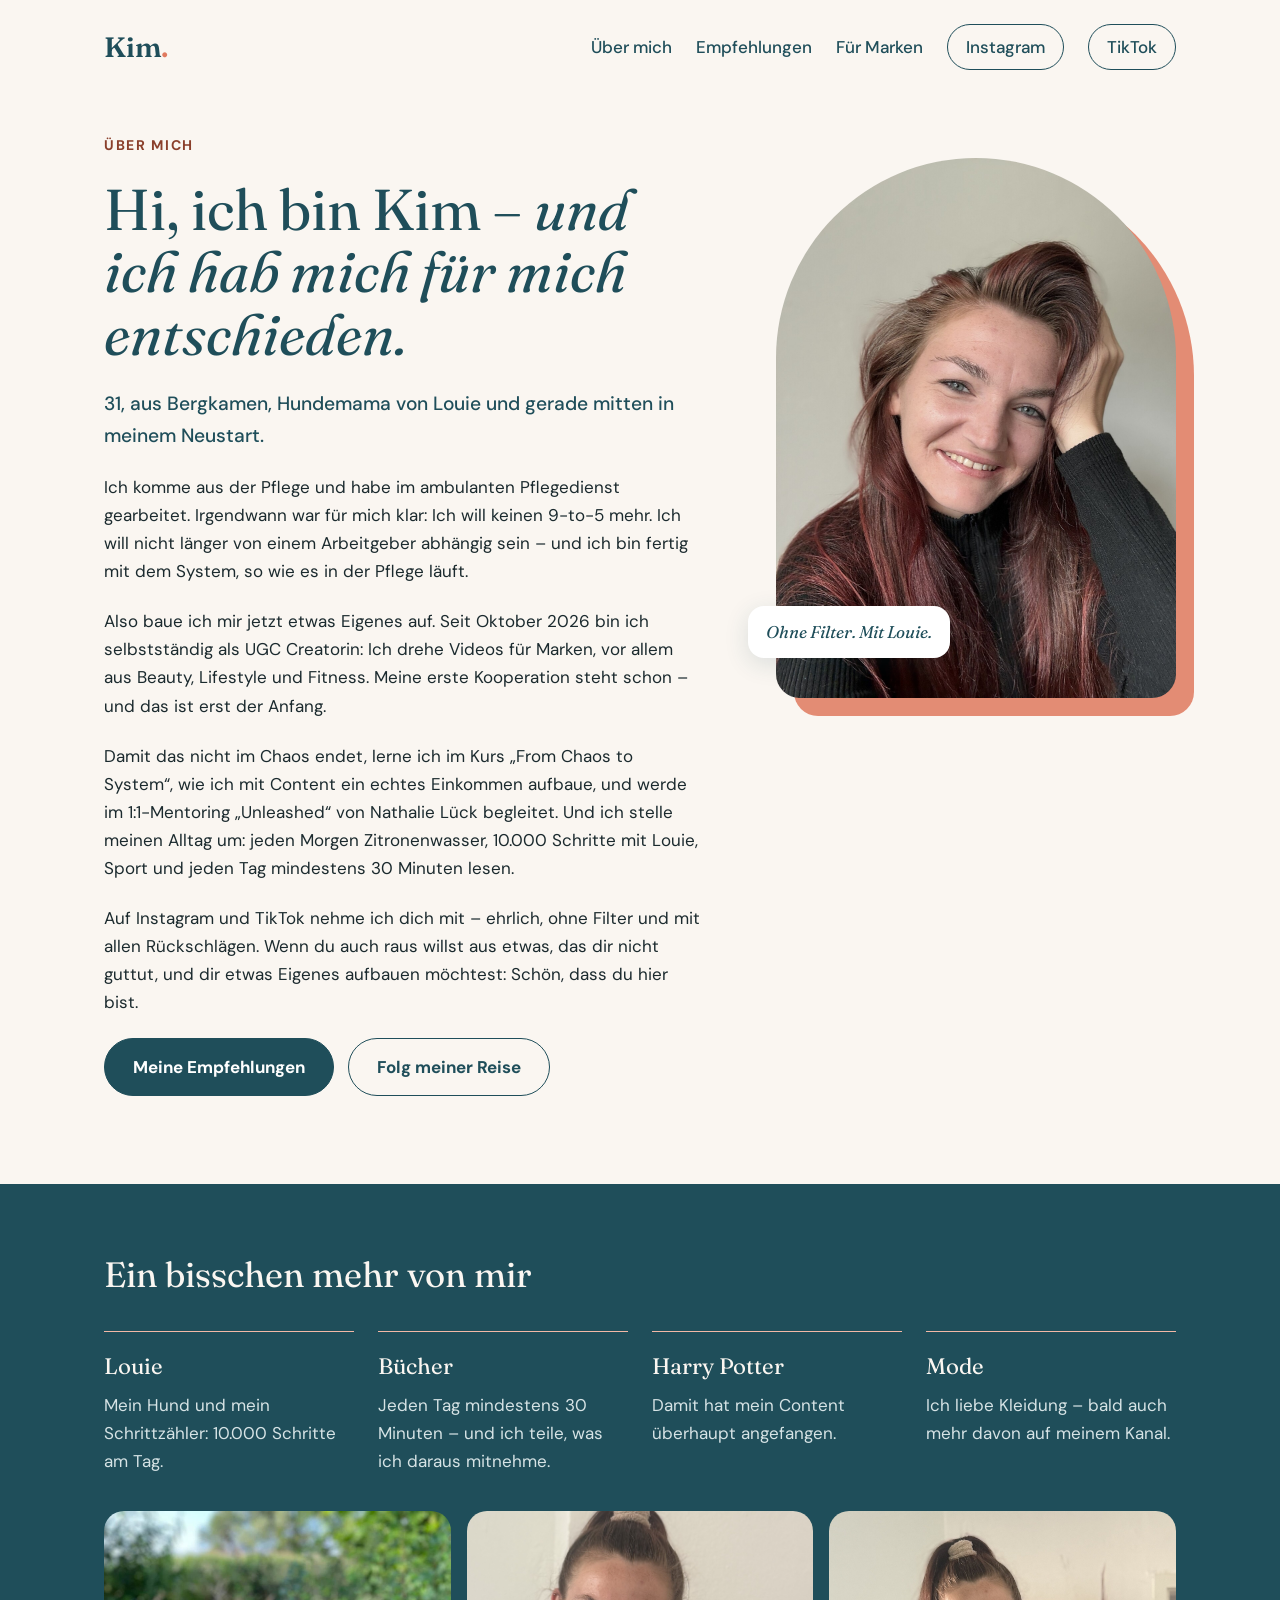
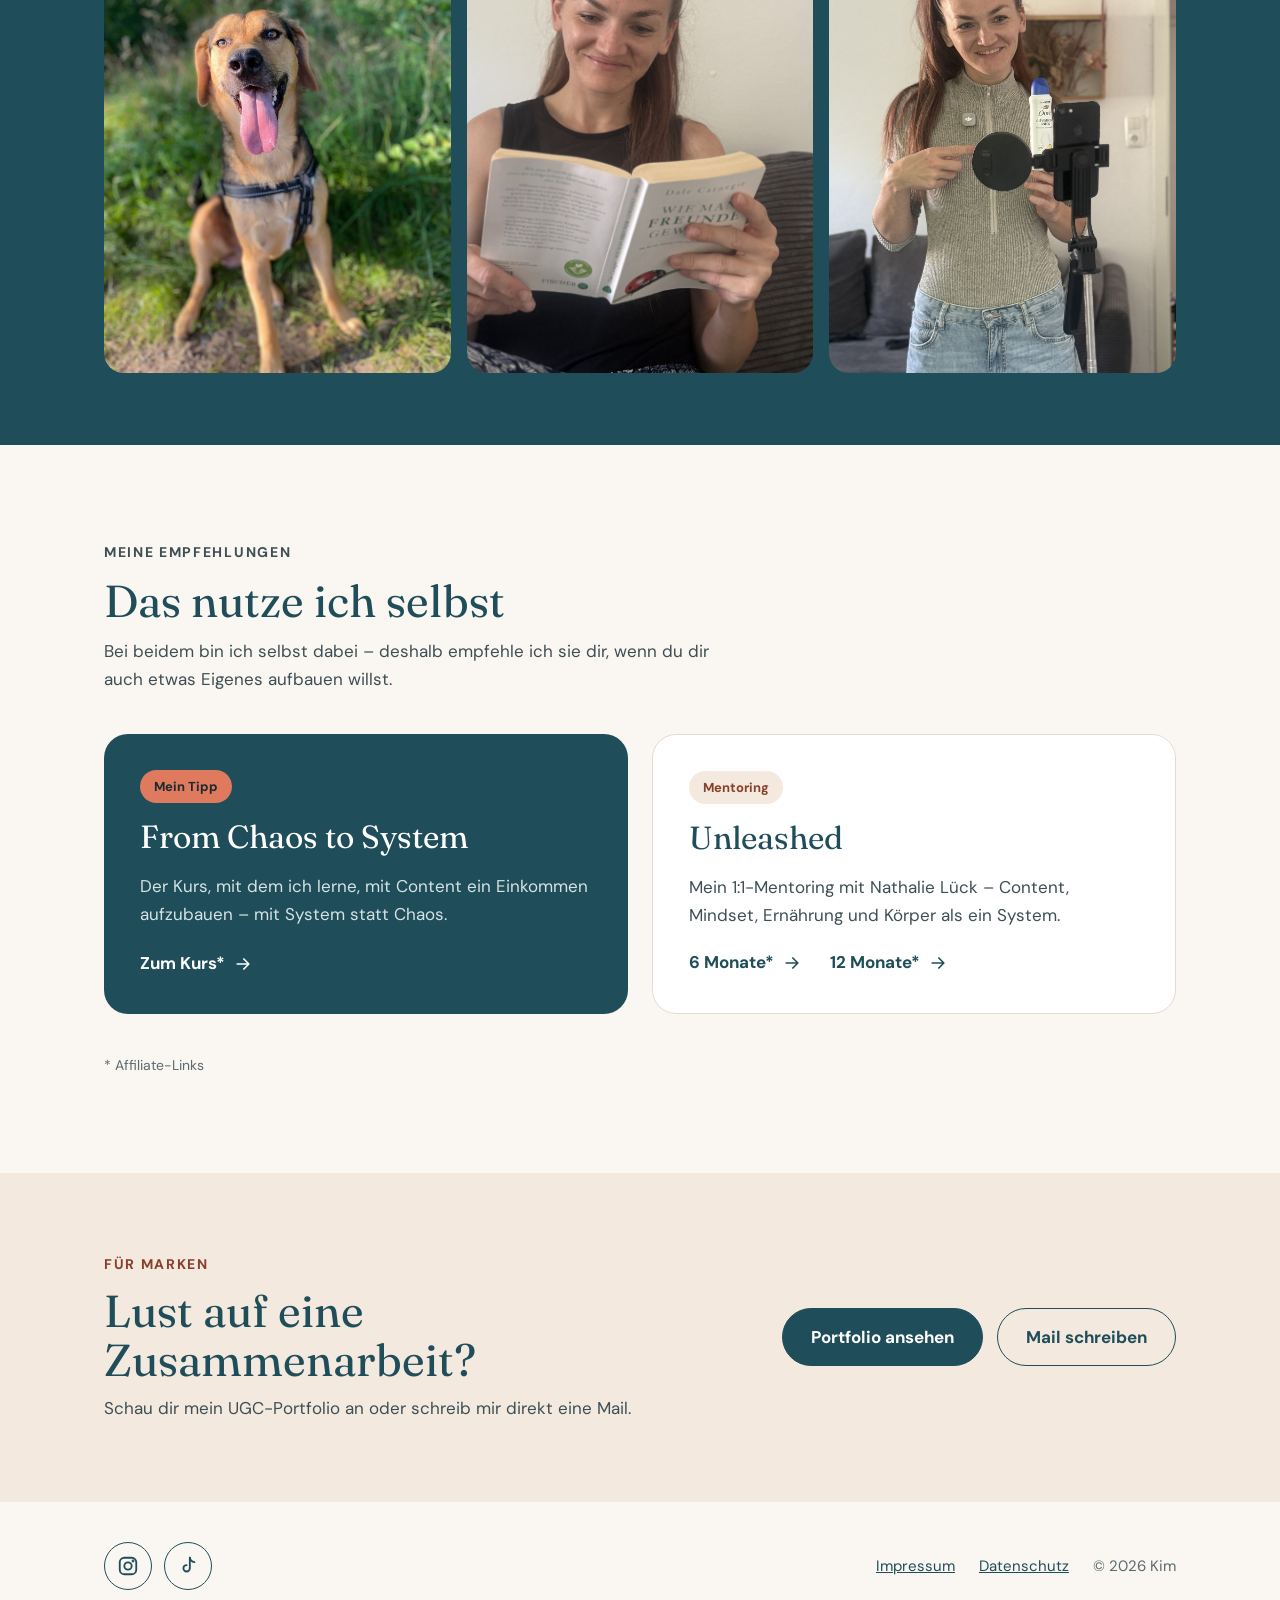
<file: index.html>
<!doctype html>
<html lang="de">
<head>
  <meta charset="utf-8">
  <meta name="viewport" content="width=device-width, initial-scale=1">
  <title>Kim – UGC Creatorin aus Bergkamen</title>
  <meta name="description" content="Hi, ich bin Kim – UGC Creatorin aus Bergkamen. Von der Pflege in die Selbstständigkeit, ohne Filter.">
  <link rel="icon" href="favicon.svg" type="image/svg+xml">
  <link rel="stylesheet" href="style.css">
</head>
<body>

  <header class="wrap kopf">
    <a class="logo" href="#start">Kim<span>.</span></a>
    <nav class="menu" aria-label="Hauptmenü">
      <a href="#start">Über mich</a>
      <a href="#empfehlungen">Empfehlungen</a>
      <a href="#marken">Für Marken</a>
      <a class="pill" href="https://instagram.com/kimvibesnow" target="_blank" rel="noopener">Instagram</a>
      <a class="pill" href="https://tiktok.com/@kimvibesnow" target="_blank" rel="noopener">TikTok</a>
    </nav>
  </header>

  <main>
    <!-- ===== ÜBER MICH ===== -->
    <section id="start" class="wrap hero">
      <div class="hero-text">
        <p class="label">Über mich</p>
        <h1>Hi, ich bin Kim – <em>und ich hab mich für mich entschieden.</em></h1>
        <p class="intro">31, aus Bergkamen, Hundemama von Louie und gerade mitten in meinem Neustart.</p>
        <p>Ich komme aus der Pflege und habe im ambulanten Pflegedienst gearbeitet. Irgendwann war für mich klar: Ich will keinen 9-to-5 mehr. Ich will nicht länger von einem Arbeitgeber abhängig sein – und ich bin fertig mit dem System, so wie es in der Pflege läuft.</p>
        <p>Also baue ich mir jetzt etwas Eigenes auf. Seit Oktober 2026 bin ich selbstständig als UGC Creatorin: Ich drehe Videos für Marken, vor allem aus Beauty, Lifestyle und Fitness. Meine erste Kooperation steht schon – und das ist erst der Anfang.</p>
        <p>Damit das nicht im Chaos endet, lerne ich im Kurs „From Chaos to System“, wie ich mit Content ein echtes Einkommen aufbaue, und werde im 1:1-Mentoring „Unleashed“ von Nathalie Lück begleitet. Und ich stelle meinen Alltag um: jeden Morgen Zitronenwasser, 10.000 Schritte mit Louie, Sport und jeden Tag mindestens 30 Minuten lesen.</p>
        <p>Auf Instagram und TikTok nehme ich dich mit – ehrlich, ohne Filter und mit allen Rückschlägen. Wenn du auch raus willst aus etwas, das dir nicht guttut, und dir etwas Eigenes aufbauen möchtest: Schön, dass du hier bist.</p>
        <div class="btns">
          <a class="btn btn-voll" href="#empfehlungen">Meine Empfehlungen</a>
          <a class="btn btn-rand" href="https://instagram.com/kimvibesnow" target="_blank" rel="noopener">Folg meiner Reise</a>
        </div>
      </div>
      <div class="hero-bild">
        <img src="images/kim.jpg" alt="Kim lächelt in die Kamera" width="1200" height="1620">
        <div class="badge">Ohne Filter. Mit Louie.</div>
      </div>
    </section>

    <!-- ===== MEHR VON MIR ===== -->
    <section class="mehr">
      <div class="wrap">
        <h2>Ein bisschen mehr von mir</h2>
        <div class="fakten">
          <div class="fakt"><h3>Louie</h3><p>Mein Hund und mein Schrittzähler: 10.000 Schritte am Tag.</p></div>
          <div class="fakt"><h3>Bücher</h3><p>Jeden Tag mindestens 30 Minuten – und ich teile, was ich daraus mitnehme.</p></div>
          <div class="fakt"><h3>Harry Potter</h3><p>Damit hat mein Content überhaupt angefangen.</p></div>
          <div class="fakt"><h3>Mode</h3><p>Ich liebe Kleidung – bald auch mehr davon auf meinem Kanal.</p></div>
        </div>
        <div class="fotos">
          <img src="images/louie.jpg" alt="Kim mit ihrem Hund Louie" width="900" height="1200" loading="lazy">
          <img src="images/alltag.jpg" alt="Kim im Alltag" width="900" height="1200" loading="lazy">
          <img src="images/drehen.jpg" alt="Kim beim Drehen eines Videos" width="900" height="1200" loading="lazy">
        </div>
      </div>
    </section>

    <!-- ===== EMPFEHLUNGEN ===== -->
    <section id="empfehlungen" class="wrap empf">
      <div class="empf-kopf">
        <p class="label">Meine Empfehlungen</p>
        <h2>Das nutze ich selbst</h2>
        <p>Bei beidem bin ich selbst dabei – deshalb empfehle ich sie dir, wenn du dir auch etwas Eigenes aufbauen willst.</p>
      </div>
      <div class="karten">
        <a class="karte karte-dunkel" href="https://myablefy.com/s/nathalielueckllc/fcts-from-chaos-to-system-934c89f6/payment" target="_blank" rel="noopener sponsored">
          <span class="tag">Mein Tipp</span>
          <h3>From Chaos to System</h3>
          <p>Der Kurs, mit dem ich lerne, mit Content ein Einkommen aufzubauen – mit System statt Chaos.</p>
          <span class="weiter">Zum Kurs* <svg width="20" height="20" viewBox="0 0 24 24" fill="none" stroke="currentColor" stroke-width="2" stroke-linecap="round" stroke-linejoin="round" aria-hidden="true"><path d="M5 12h14M13 6l6 6-6 6"/></svg></span>
        </a>
        <div class="karte karte-hell">
          <span class="tag">Mentoring</span>
          <h3>Unleashed</h3>
          <p>Mein 1:1-Mentoring mit Nathalie Lück – Content, Mindset, Ernährung und Körper als ein System.</p>
          <div class="weiter-links">
            <a class="weiter" href="https://myablefy.com/s/nathalielueckllc/unleashed-hoer-auf-dich-selbst-zurueckzuhalten-6-monate-3d419665?pid=165023&amp;prid=18279" target="_blank" rel="noopener sponsored">6 Monate* <svg width="20" height="20" viewBox="0 0 24 24" fill="none" stroke="currentColor" stroke-width="2" stroke-linecap="round" stroke-linejoin="round" aria-hidden="true"><path d="M5 12h14M13 6l6 6-6 6"/></svg></a>
            <a class="weiter" href="https://myablefy.com/s/nathalielueckllc/unleashed-hoer-auf-dich-selbst-zurueckzuhalten-12-monate-8a8e0d36/payment" target="_blank" rel="noopener sponsored">12 Monate* <svg width="20" height="20" viewBox="0 0 24 24" fill="none" stroke="currentColor" stroke-width="2" stroke-linecap="round" stroke-linejoin="round" aria-hidden="true"><path d="M5 12h14M13 6l6 6-6 6"/></svg></a>
          </div>
        </div>
      </div>
      <p class="hinweis">* Affiliate-Links</p>
    </section>

    <!-- ===== FÜR MARKEN ===== -->
    <section id="marken" class="marken">
      <div class="wrap">
        <div class="marken-text">
          <p class="label">Für Marken</p>
          <h2>Lust auf eine Zusammenarbeit?</h2>
          <p>Schau dir mein UGC-Portfolio an oder schreib mir direkt eine Mail.</p>
        </div>
        <div class="btns">
          <a class="btn btn-voll" href="https://kim-authentic-creations.lovable.app/" target="_blank" rel="noopener">Portfolio ansehen</a>
          <a class="btn btn-rand" href="mailto:info@kimopitz.net">Mail schreiben</a>
        </div>
      </div>
    </section>
  </main>

  <footer class="fuss">
    <div class="wrap">
      <div class="social">
        <a href="https://instagram.com/kimvibesnow" target="_blank" rel="noopener" aria-label="Instagram"><svg width="22" height="22" viewBox="0 0 24 24" fill="none" stroke="currentColor" stroke-width="2" stroke-linecap="round" stroke-linejoin="round" aria-hidden="true"><rect x="3" y="3" width="18" height="18" rx="5"/><circle cx="12" cy="12" r="4"/><circle cx="17.5" cy="6.5" r="0.6"/></svg></a>
        <a href="https://tiktok.com/@kimvibesnow" target="_blank" rel="noopener" aria-label="TikTok"><svg width="22" height="22" viewBox="0 0 24 24" fill="none" stroke="currentColor" stroke-width="2" stroke-linecap="round" stroke-linejoin="round" aria-hidden="true"><path d="M14 3v11.5a3.5 3.5 0 1 1-3.5-3.5"/><path d="M14 3c.5 2.8 2.4 4.5 5 4.7"/></svg></a>
      </div>
      <div class="fuss-links">
        <a href="impressum.html">Impressum</a>
        <a href="datenschutz.html">Datenschutz</a>
        <span>© 2026 Kim</span>
      </div>
    </div>
  </footer>

</body>
</html>
</file>
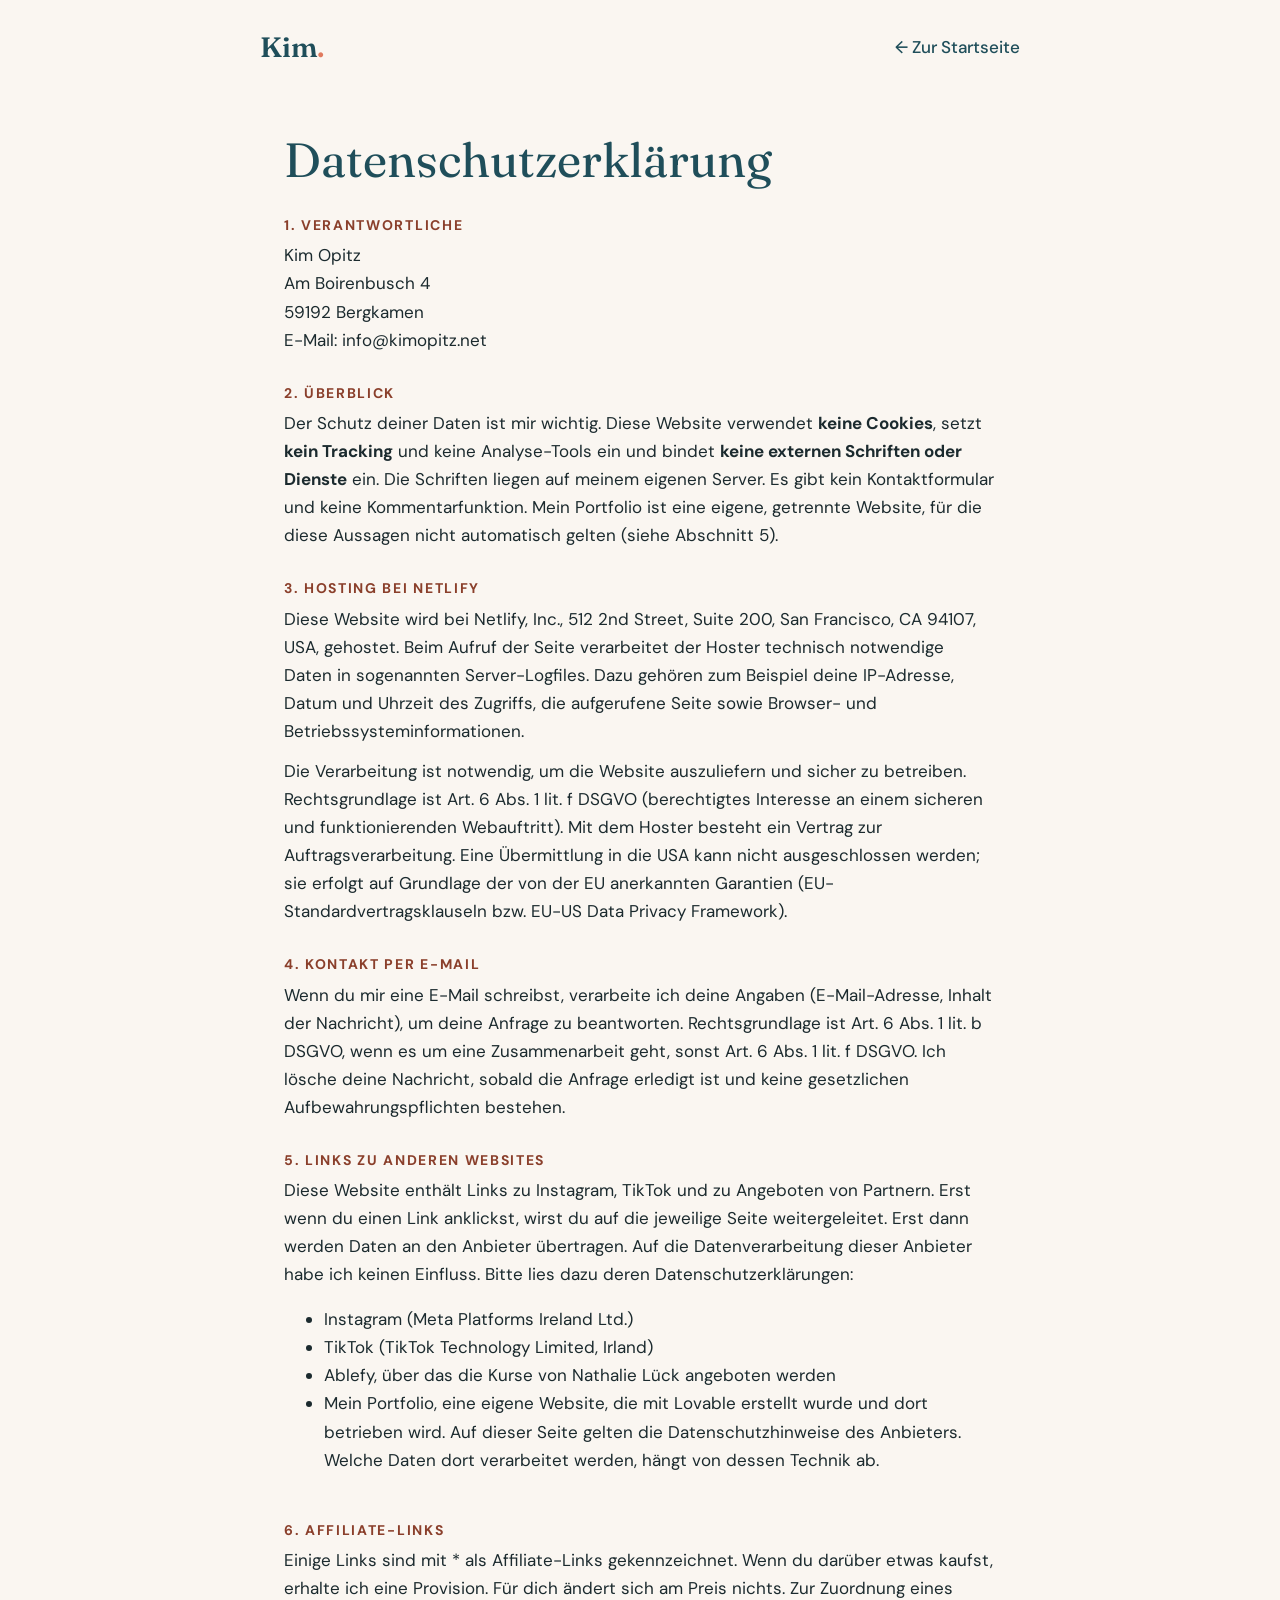
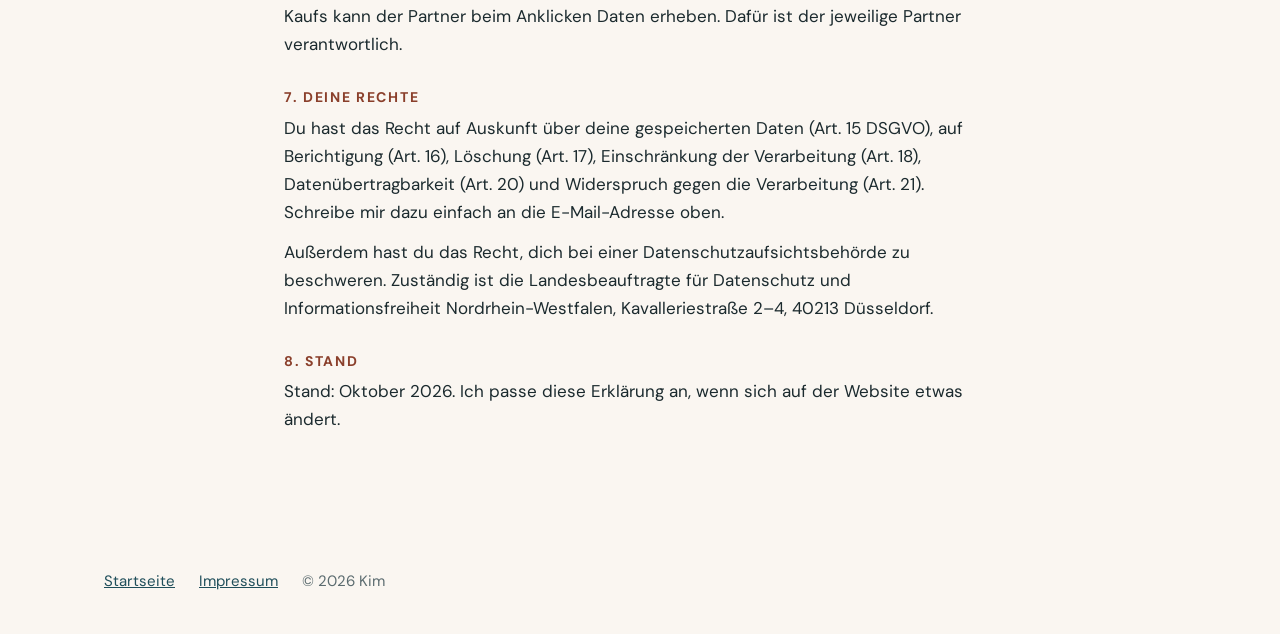
<file: datenschutz.html>
<!doctype html>
<html lang="de">
<head>
  <meta charset="utf-8">
  <meta name="viewport" content="width=device-width, initial-scale=1">
  <title>Datenschutz – Kim</title>
  <meta name="robots" content="noindex">
  <link rel="icon" href="favicon.svg" type="image/svg+xml">
  <link rel="stylesheet" href="style.css">
</head>
<body>
  <header class="wrap kopf" style="max-width: 808px">
    <a class="logo" href="index.html">Kim<span>.</span></a>
    <a href="index.html" style="font-weight: 500; text-decoration: none">← Zur Startseite</a>
  </header>

  <main class="text-seite">
    <h1>Datenschutz&shy;erklärung</h1>

    <section>
      <h2>1. Verantwortliche</h2>
      <p>Kim Opitz<br>Am Boirenbusch 4<br>59192 Bergkamen<br>E-Mail: info@kimopitz.net</p>
    </section>

    <section>
      <h2>2. Überblick</h2>
      <p>Der Schutz deiner Daten ist mir wichtig. Diese Website verwendet <strong>keine Cookies</strong>, setzt <strong>kein Tracking</strong> und keine Analyse-Tools ein und bindet <strong>keine externen Schriften oder Dienste</strong> ein. Die Schriften liegen auf meinem eigenen Server. Es gibt kein Kontaktformular und keine Kommentarfunktion. Mein Portfolio ist eine eigene, getrennte Website, für die diese Aussagen nicht automatisch gelten (siehe Abschnitt 5).</p>
    </section>

    <section>
      <h2>3. Hosting bei Netlify</h2>
      <p>Diese Website wird bei Netlify, Inc., 512 2nd Street, Suite 200, San Francisco, CA 94107, USA, gehostet. Beim Aufruf der Seite verarbeitet der Hoster technisch notwendige Daten in sogenannten Server-Logfiles. Dazu gehören zum Beispiel deine IP-Adresse, Datum und Uhrzeit des Zugriffs, die aufgerufene Seite sowie Browser- und Betriebssysteminformationen.</p>
      <p>Die Verarbeitung ist notwendig, um die Website auszuliefern und sicher zu betreiben. Rechtsgrundlage ist Art. 6 Abs. 1 lit. f DSGVO (berechtigtes Interesse an einem sicheren und funktionierenden Webauftritt). Mit dem Hoster besteht ein Vertrag zur Auftragsverarbeitung. Eine Übermittlung in die USA kann nicht ausgeschlossen werden; sie erfolgt auf Grundlage der von der EU anerkannten Garantien (EU-Standardvertragsklauseln bzw. EU-US Data Privacy Framework).</p>
    </section>

    <section>
      <h2>4. Kontakt per E-Mail</h2>
      <p>Wenn du mir eine E-Mail schreibst, verarbeite ich deine Angaben (E-Mail-Adresse, Inhalt der Nachricht), um deine Anfrage zu beantworten. Rechtsgrundlage ist Art. 6 Abs. 1 lit. b DSGVO, wenn es um eine Zusammenarbeit geht, sonst Art. 6 Abs. 1 lit. f DSGVO. Ich lösche deine Nachricht, sobald die Anfrage erledigt ist und keine gesetzlichen Aufbewahrungspflichten bestehen.</p>
    </section>

    <section>
      <h2>5. Links zu anderen Websites</h2>
      <p>Diese Website enthält Links zu Instagram, TikTok und zu Angeboten von Partnern. Erst wenn du einen Link anklickst, wirst du auf die jeweilige Seite weitergeleitet. Erst dann werden Daten an den Anbieter übertragen. Auf die Datenverarbeitung dieser Anbieter habe ich keinen Einfluss. Bitte lies dazu deren Datenschutzerklärungen:</p>
      <ul>
        <li>Instagram (Meta Platforms Ireland Ltd.)</li>
        <li>TikTok (TikTok Technology Limited, Irland)</li>
        <li>Ablefy, über das die Kurse von Nathalie Lück angeboten werden</li>
        <li>Mein Portfolio, eine eigene Website, die mit Lovable erstellt wurde und dort betrieben wird. Auf dieser Seite gelten die Datenschutzhinweise des Anbieters. Welche Daten dort verarbeitet werden, hängt von dessen Technik ab.</li>
      </ul>
    </section>

    <section>
      <h2>6. Affiliate-Links</h2>
      <p>Einige Links sind mit * als Affiliate-Links gekennzeichnet. Wenn du darüber etwas kaufst, erhalte ich eine Provision. Für dich ändert sich am Preis nichts. Zur Zuordnung eines Kaufs kann der Partner beim Anklicken Daten erheben. Dafür ist der jeweilige Partner verantwortlich.</p>
    </section>

    <section>
      <h2>7. Deine Rechte</h2>
      <p>Du hast das Recht auf Auskunft über deine gespeicherten Daten (Art. 15 DSGVO), auf Berichtigung (Art. 16), Löschung (Art. 17), Einschränkung der Verarbeitung (Art. 18), Datenübertragbarkeit (Art. 20) und Widerspruch gegen die Verarbeitung (Art. 21). Schreibe mir dazu einfach an die E-Mail-Adresse oben.</p>
      <p>Außerdem hast du das Recht, dich bei einer Datenschutzaufsichtsbehörde zu beschweren. Zuständig ist die Landesbeauftragte für Datenschutz und Informationsfreiheit Nordrhein-Westfalen, Kavalleriestraße 2–4, 40213 Düsseldorf.</p>
    </section>

    <section>
      <h2>8. Stand</h2>
      <p>Stand: Oktober 2026. Ich passe diese Erklärung an, wenn sich auf der Website etwas ändert.</p>
    </section>
  </main>

  <footer class="fuss">
    <div class="wrap">
      <div class="fuss-links">
        <a href="index.html">Startseite</a>
        <a href="impressum.html">Impressum</a>
        <span>© 2026 Kim</span>
      </div>
    </div>
  </footer>
</body>
</html>
</file>
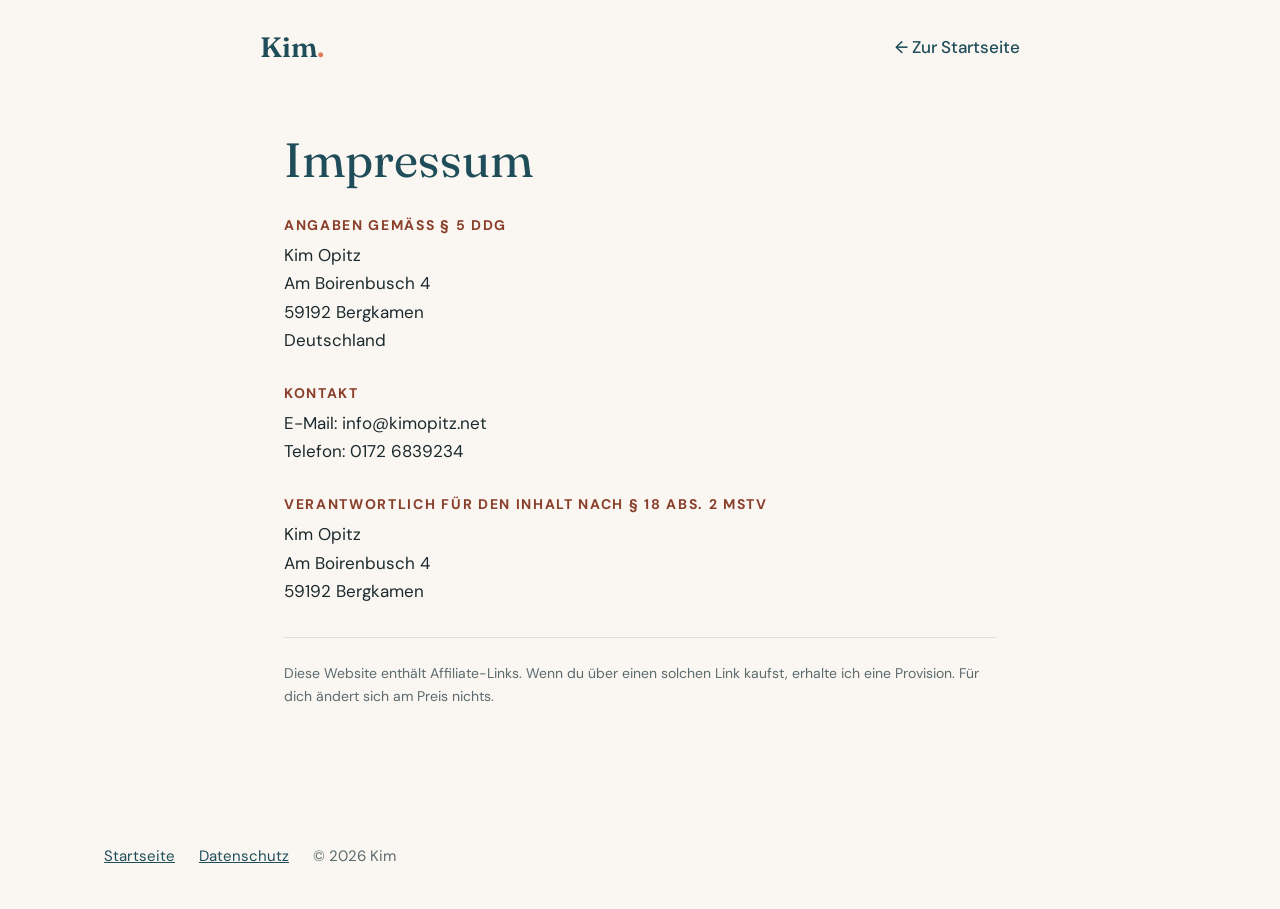
<file: impressum.html>
<!doctype html>
<html lang="de">
<head>
  <meta charset="utf-8">
  <meta name="viewport" content="width=device-width, initial-scale=1">
  <title>Impressum – Kim</title>
  <meta name="robots" content="noindex">
  <link rel="icon" href="favicon.svg" type="image/svg+xml">
  <link rel="stylesheet" href="style.css">
</head>
<body>
  <header class="wrap kopf" style="max-width: 808px">
    <a class="logo" href="index.html">Kim<span>.</span></a>
    <a href="index.html" style="font-weight: 500; text-decoration: none">← Zur Startseite</a>
  </header>

  <main class="text-seite">
    <h1>Impressum</h1>

    <section>
      <h2>Angaben gemäß § 5 DDG</h2>
      <p>Kim Opitz<br>Am Boirenbusch 4<br>59192 Bergkamen<br>Deutschland</p>
    </section>

    <section>
      <h2>Kontakt</h2>
      <p>E-Mail: info@kimopitz.net<br>Telefon: 0172 6839234</p>
    </section>

    <section>
      <h2>Verantwortlich für den Inhalt nach § 18 Abs. 2 MStV</h2>
      <p>Kim Opitz<br>Am Boirenbusch 4<br>59192 Bergkamen</p>
    </section>

    <p class="hinweis" style="padding-top: 24px; border-top: 1px solid var(--rand)">Diese Website enthält Affiliate-Links. Wenn du über einen solchen Link kaufst, erhalte ich eine Provision. Für dich ändert sich am Preis nichts.</p>
  </main>

  <footer class="fuss">
    <div class="wrap">
      <div class="fuss-links">
        <a href="index.html">Startseite</a>
        <a href="datenschutz.html">Datenschutz</a>
        <span>© 2026 Kim</span>
      </div>
    </div>
  </footer>
</body>
</html>
</file>
<file: style.css>
/* ===== Schriften (liegen im Ordner "fonts" – keine Verbindung zu Google) ===== */
@font-face {
  font-family: "Fraunces";
  src: url("fonts/fraunces.ttf") format("truetype");
  font-weight: 100 900;
  font-style: normal;
  font-display: swap;
}
@font-face {
  font-family: "Fraunces";
  src: url("fonts/fraunces-italic.ttf") format("truetype");
  font-weight: 100 900;
  font-style: italic;
  font-display: swap;
}
@font-face {
  font-family: "DM Sans";
  src: url("fonts/dmsans.ttf") format("truetype");
  font-weight: 100 1000;
  font-style: normal;
  font-display: swap;
}

/* ===== Deine Markenfarben ===== */
:root {
  --petrol: #1F4E5A;
  --petrol-dunkel: #163A43;
  --petrol-hell: #2C6270;
  --terrakotta: #E07A5F;
  --terrakotta-text: #8A3F2B;
  --rosa: #F2B8A6;
  --creme: #FAF6F1;
  --sand: #F3E9DF;
  --rand: #E4DCD2;
  --text: #1B2A2E;
  --text-weich: #3D4F54;
  --grau: #5B6B6F;
  --serif: "Fraunces", Georgia, "Times New Roman", serif;
  --sans: "DM Sans", system-ui, -apple-system, "Segoe UI", sans-serif;
}

* { box-sizing: border-box; }
html { scroll-behavior: smooth; }
body {
  margin: 0;
  background: var(--creme);
  color: var(--text);
  font-family: var(--sans);
  font-size: 17px;
  line-height: 1.65;
  -webkit-font-smoothing: antialiased;
}
img { max-width: 100%; display: block; }
a { color: var(--petrol); }
a:hover { color: var(--petrol-dunkel); }
a:focus-visible { outline: 3px solid var(--terrakotta); outline-offset: 3px; border-radius: 6px; }

.wrap { max-width: 1120px; margin: 0 auto; padding: 0 24px; }
.label {
  font-size: 14px; font-weight: 700; letter-spacing: .12em;
  text-transform: uppercase; color: var(--terrakotta-text); margin: 0;
}
h1, h2 { font-family: var(--serif); font-weight: 400; margin: 0; color: var(--petrol); }
h1 { font-size: clamp(2.4rem, 5.5vw, 3.6rem); line-height: 1.08; }
h2 { font-size: clamp(2rem, 4vw, 2.8rem); line-height: 1.1; }
p { margin: 0; }

/* ===== Buttons ===== */
.btn {
  display: inline-flex; align-items: center; justify-content: center; gap: 8px;
  min-height: 48px; padding: 14px 28px; border-radius: 999px;
  font-weight: 700; text-decoration: none; border: 1.5px solid var(--petrol);
  transition: background .15s, color .15s;
}
.btn-voll { background: var(--petrol); color: #fff; }
.btn-voll:hover { background: var(--petrol-dunkel); color: #fff; }
.btn-rand { color: var(--petrol); background: transparent; }
.btn-rand:hover { background: var(--petrol); color: #fff; }
.btns { display: flex; gap: 14px; flex-wrap: wrap; }

/* ===== Kopfzeile ===== */
.kopf { display: flex; align-items: center; justify-content: space-between; gap: 16px; padding-top: 24px; padding-bottom: 24px; flex-wrap: wrap; }
.logo { font-family: var(--serif); font-size: 28px; font-weight: 600; text-decoration: none; color: var(--petrol); }
.logo span { color: var(--terrakotta); }
.menu { display: flex; align-items: center; gap: 24px; flex-wrap: wrap; }
.menu a { text-decoration: none; font-weight: 500; }
.menu .pill { padding: 8px 18px; border: 1.5px solid var(--petrol); border-radius: 999px; }

/* ===== Über mich (oben) ===== */
.hero { display: flex; gap: 72px; align-items: flex-start; padding-top: 40px; padding-bottom: 88px; }
.hero-text { flex: 1 1 460px; display: flex; flex-direction: column; gap: 22px; }
.hero-text h1 em { font-style: italic; }
.intro { font-size: 1.2rem; font-weight: 500; color: var(--petrol); }
.hero-bild { flex: 0 1 400px; position: relative; margin-top: 24px; }
.hero-bild::before {
  content: ""; position: absolute; right: -18px; bottom: -18px; width: 100%; height: 100%;
  border-radius: 200px 200px 24px 24px; background: var(--terrakotta); opacity: .85;
}
.hero-bild img {
  position: relative; width: 100%; height: 540px; object-fit: cover;
  border-radius: 200px 200px 24px 24px; background: #DCE6E7;
}
.badge {
  position: absolute; left: -28px; bottom: 40px; background: #fff; border-radius: 16px;
  padding: 12px 18px; box-shadow: 0 6px 24px rgba(31,78,90,.14);
  font-family: var(--serif); font-style: italic; color: var(--petrol);
}

/* ===== Mehr von mir ===== */
.mehr { background: var(--petrol); color: var(--creme); }
.mehr .wrap { padding-top: 72px; padding-bottom: 72px; display: flex; flex-direction: column; gap: 36px; }
.mehr h2 { color: var(--creme); font-size: clamp(1.8rem, 3.5vw, 2.2rem); }
.fakten { display: grid; grid-template-columns: repeat(auto-fit, minmax(220px, 1fr)); gap: 24px; }
.fakt { border-top: 1.5px solid var(--rosa); padding-top: 16px; }
.fakt h3 { font-family: var(--serif); font-weight: 400; font-size: 1.4rem; margin: 0 0 6px; }
.fakt p { color: #D6E3E5; }
.fotos { display: grid; grid-template-columns: repeat(auto-fit, minmax(220px, 1fr)); gap: 16px; }
.fotos img { width: 100%; height: auto; aspect-ratio: 3 / 4; object-fit: cover; border-radius: 20px; background: var(--petrol-hell); }

/* ===== Empfehlungen ===== */
.empf { padding-top: 96px; padding-bottom: 96px; display: flex; flex-direction: column; gap: 40px; }
.empf-kopf { display: flex; flex-direction: column; gap: 12px; max-width: 640px; }
.empf-kopf p { color: var(--text-weich); }
.karten { display: grid; grid-template-columns: repeat(auto-fit, minmax(280px, 1fr)); gap: 24px; }
.karte {
  text-decoration: none; border-radius: 24px; padding: 36px; min-height: 280px;
  display: flex; flex-direction: column; gap: 16px; transition: transform .15s;
}
.karte:hover { transform: translateY(-3px); }
.karte .tag { align-self: flex-start; font-size: 13px; font-weight: 700; padding: 6px 14px; border-radius: 999px; }
.karte h3 { font-family: var(--serif); font-weight: 400; font-size: 2rem; line-height: 1.15; margin: 0; }
.karte p { flex-grow: 1; }
.karte .weiter { font-weight: 700; display: flex; align-items: center; gap: 8px; }
.karte-dunkel { background: var(--petrol); color: #fff; }
.karte-dunkel:hover { color: #fff; }
.karte-dunkel .tag { background: var(--terrakotta); color: var(--text); }
.karte-dunkel p { color: #D6E3E5; }
.karte .weiter-links { display: flex; flex-wrap: wrap; gap: 8px 28px; }
.karte .weiter-links a { text-decoration: none; color: var(--petrol); }
.karte-hell { background: #fff; border: 1.5px solid var(--rand); color: var(--text); }
.karte-hell:hover { color: var(--text); }
.karte-hell .tag { background: var(--sand); color: var(--terrakotta-text); }
.karte-hell h3, .karte-hell .weiter { color: var(--petrol); }
.karte-hell p { color: var(--text-weich); }
.hinweis { font-size: 14px; color: var(--grau); }

/* ===== Für Marken ===== */
.marken { background: var(--sand); }
.marken .wrap { padding-top: 80px; padding-bottom: 80px; display: flex; align-items: center; justify-content: space-between; gap: 32px; flex-wrap: wrap; }
.marken-text { display: flex; flex-direction: column; gap: 10px; max-width: 560px; }
.marken-text p:last-child { color: var(--text-weich); }

/* ===== Fußzeile ===== */
.fuss .wrap { padding-top: 40px; padding-bottom: 40px; display: flex; align-items: center; justify-content: space-between; gap: 24px; flex-wrap: wrap; }
.social { display: flex; gap: 12px; }
.social a { width: 48px; height: 48px; border-radius: 999px; border: 1.5px solid var(--petrol); display: flex; align-items: center; justify-content: center; }
.social a:hover { background: var(--petrol); color: #fff; }
.fuss-links { display: flex; gap: 24px; font-size: 15px; flex-wrap: wrap; }
.fuss-links span { color: var(--grau); }

/* ===== Unterseiten (Impressum, Datenschutz) ===== */
.text-seite { max-width: 760px; margin: 0 auto; padding: 40px 24px 96px; display: flex; flex-direction: column; gap: 32px; }
.text-seite h1 { font-size: 3rem; }
.text-seite h2 { font-family: var(--sans); font-size: 14px; font-weight: 700; letter-spacing: .12em; text-transform: uppercase; color: var(--terrakotta-text); margin-bottom: 8px; }
.text-seite section p + p { margin-top: 12px; }

/* ===== Handy ===== */
@media (max-width: 760px) {
  body { font-size: 16px; }
  .hero { flex-direction: column-reverse; gap: 40px; padding-top: 8px; padding-bottom: 64px; }
  .hero-bild { flex: none; width: 82%; max-width: 340px; margin: 0 auto; }
  .hero-bild img { height: auto; aspect-ratio: 3 / 4; }
  .badge { left: -12px; bottom: 24px; }
  .menu { gap: 16px; font-size: 15px; }
  .menu .pill { display: none; }
  .empf { padding-top: 64px; padding-bottom: 64px; }
  .karte { padding: 28px; min-height: 0; }
  .btns .btn { flex: 1 1 100%; }
  .marken .btn { flex: 1 1 100%; }
}
</file>
